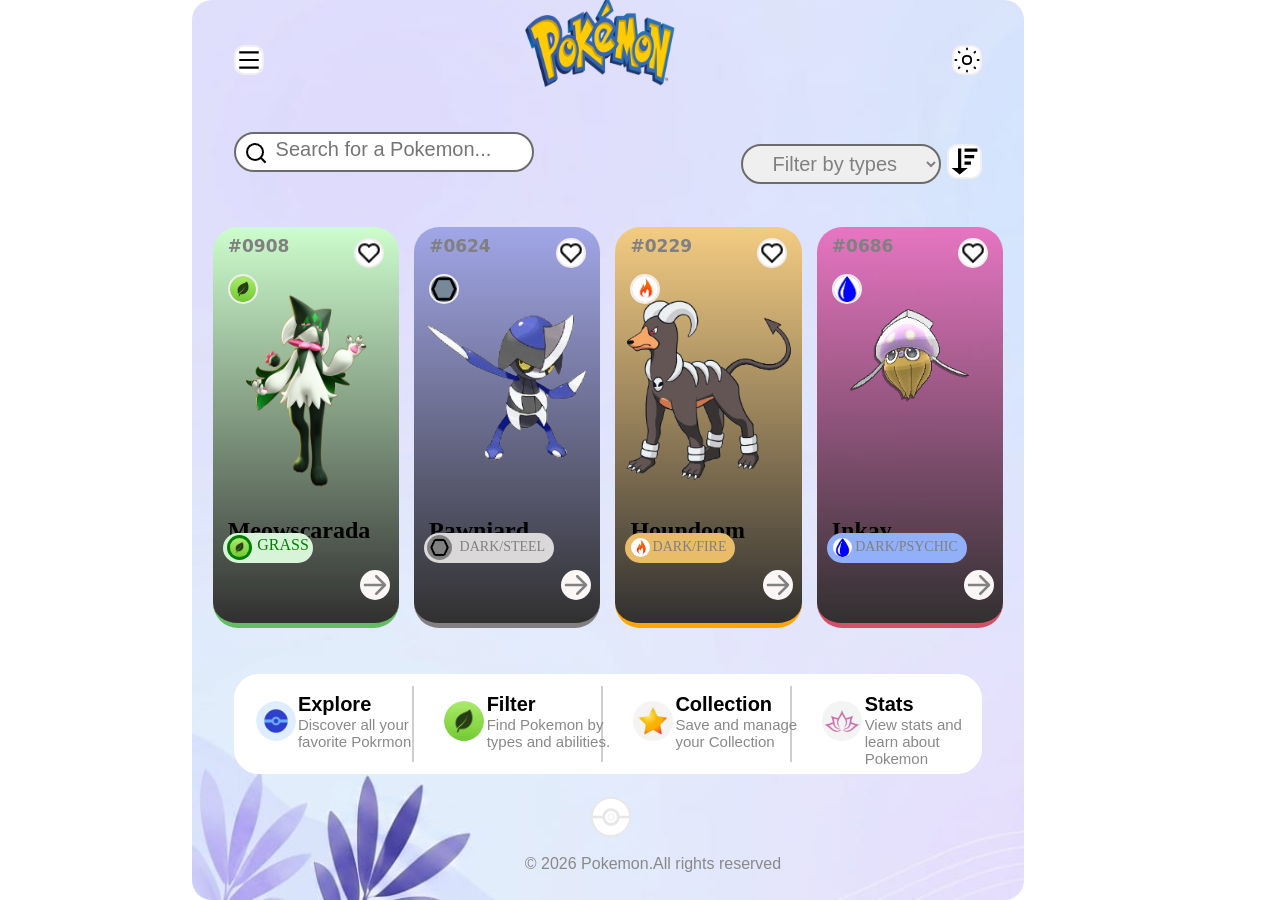
<file: Assignment/index.html>
<!DOCTYPE html>
<html lang="en">
<head>
    <meta charset="UTF-8">
    <meta name="viewport" content="width=device-width, initial-scale=1.0">
    <title>Pokemon</title>
    <link rel="stylesheet" href="style.css">
</head>
<body>
    <div class="main">
        <div id="top">
            <div id="but1"></div>
            <div id="imag">
                <img height="100%" width="60%" src="pokemon.png" alt="image">
            </div>
            <div id="but2"></div>
           <div id="input">
            <img src="./search-line.png" alt="search" id="search"><input type="text" placeholder="Search for a Pokemon..." id="input1"></div>
            <select name="" id="filter1">
                <option value="" id="option">Filter by types</option>
            </select>
            <div id="but3"></div>
        </div>
        <div id="content">
            <div class="internal">
                <p class="text">#0908</p>
                <img src="./leaf1.jpg" alt="leaf" class="leaf">
                <img src="./heart-line.png" alt="heart" class="heart">
                <img src="./stat-meowscarada-2x.png" alt="meowscarada" height="50%" width="100%" class="image">
                <h2 class="text2">Meowscarada</h2>
                <div class="last">
                <p class="text3"><img src="./leaf1.jpg" alt="leaf" class="leaf1">GRASS</p>
                </div>
                <img src="./right-arrow-svgrepo-com.svg" alt="arrow" class="arrow">
            </div>
            <div class="internal">
                <p class="text">#0624</p>
                <img src="./Hexagon Shape.png" alt="hexagon" id="hexagon">
                 <img src="./heart-line.png" alt="heart" class="heart">
                <img src="./pawniard-removebg-preview.png" alt="pawniard" height="50%" width="100%" class="image">
                <h2 class="text2">Pawniard</h2>
                <div class="last1">
                <p class="text4"><img src="./Hexagon Shape.png" alt="hexagon" id="hexa">DARK/STEEL</p>
                </div>
                <img src="./right-arrow-svgrepo-com.svg" alt="arrow" class="arrow">
            </div>
            <div class="internal">
                <p class="text">#0229</p>
                 <img src="./fire-line.png" alt="fire" id="fire">
                 <img src="./heart-line.png" alt="heart" class="heart">
                <img src="./Houndoom-Pokemon-PNG-Image-removebg-preview.png" alt="Houndoom" height="50%" width="100%" class="image">
                <h2 class="text2">Houndoom</h2>
                <div class="last2">
                <p class="text5"><img src="./fire-line.png" alt="leaf" id="fire1">DARK/FIRE</p>
                </div>
                <img src="./right-arrow-svgrepo-com.svg" alt="arrow" class="arrow">
            </div>
            <div class="internal">
                <p class="text">#0686</p>
                <img src="./water.jpg" alt="water" id="water">
                 <img src="./heart-line.png" alt="heart" class="heart">
                <img src="./Pokédex_Image_Inkay_shiny_USUM.png" alt="inkay" height="50%" width="100%" class="image" id="lastimg">
                <h2 class="text2">Inkay</h2>
                <div class="last3">
                <p class="text6"><img src="./water.jpg" alt="water" id="water1">DARK/PSYCHIC</p>
                </div>
                <img src="./right-arrow-svgrepo-com.svg" alt="arrow" class="arrow">
            </div>
        </div>
        <div id="footer">
            <div class="boxes">
                <img src="./Pokeball--Streamline-Kameleon.png" alt="Pokeball" height="40px" width="40px">
                <h1 class="lastmain">Explore</h1>
                 <p class="textlast">Discover all your favorite Pokrmon</p>
            </div>
            <div class="boxes">
                 <img src="./leaf1.jpg" alt="leaf" height="40px" width="40px">
                <h1 class="lastmain">Filter</h1>
                 <p class="textlast">Find Pokemon by types and abilities.</p>
            </div>
            <div class="boxes">
                 <img src="./star.jpg" alt="star" height="40px" width="40px">
                <h1 class="lastmain">Collection</h1>
                 <p class="textlast">Save and manage your Collection</p>
            </div>
            <div class="boxes">
                 <img src="./ribbon.avif" alt="ribbon" height="40px" width="40px">
                <h1 class="lastmain">Stats</h1>
                 <p class="textlast">View stats and learn about Pokemon</p>
            </div>
        </div>
        <img src="./decoration.svg" alt="decoration" height="40px" width="40px" id="lastimg1">
        <p id="copyright">© 2026 Pokemon.All rights reserved</p>
    </div>
</body>
</html>
</file>
<file: Assignment/style.css>
*{
    margin: 0;
    padding: 0;
    box-sizing: border-box;
}
html,body{
    height: 100%;
    width: 100%;
}
.main{
    position: absolute;
    left: 15%;
    height: 100%;
    width: 65%;
    border-radius: 20px;
    background-image: url(./background\ image.jpeg);
    background-size: cover;
}
#top{
    height: 10%;
    width: 100%;
    background-color: transparent;
}
#but1{
    position: absolute;
    height: 30px;
    width: 30px;
    border-radius: 10px;
    background-image: url(./menu-line.svg);
    background-size: cover;
    top: 5%;
    left: 5%;
    border: 2px solid rgb(241, 239, 239);
    background-color: white;
    box-shadow:gray;
}
#imag{
    height: 100%;
    width: 30%;
    margin-left: 55%;
    margin-top: 5%;
    transform: translate(-50%,-50%);
}
#but2{
    position: absolute;
    height: 30px;
    width: 30px;
    border-radius: 10px;
    background-image: url(./Brightness-4--Streamline-Flex.svg);
    background-size: cover;
    top: 5%;
    right: 5%;
    border: 2px solid rgb(241, 239, 239);
    background-color: white;
    box-shadow:gray; 
}

#input{
    position: relative;
    height: 40px;
    width: 300px;
    border-radius: 50px;
    margin-left: 5%;
}
#input1{
    height: 100%;
    width: 100%;
    border-radius: 50px;
    border: 2px solid rgb(108, 108, 108);
}
#search{
    position: absolute;
    top: 9px;
    left: 10px;
}
input::placeholder{
    padding-top: 80px;
    padding-left: 40px;
    font-size: 20px;
}
#filter1{
    position: absolute;
    top: 16%;
    right: 10%;
    height: 40px;
    width: 200px;
    border-radius: 50px;
    padding: 5px;
    font-size: 20px;
    color: grey;
    border: 2px solid rgb(108, 108, 108);
}
#option{
    text-align: center;
}
#but3{
   position: absolute;
    height: 35px;
    width: 35px;
    border-radius: 10px;
    background-image: url(./sort-descending-svgrepo-com.svg);
    background-size: cover;
    top: 16%;
    right: 5%;
    border: 2px solid rgb(241, 239, 239);
    background-color: white;
    box-shadow:gray;  
}
#content{
    position: absolute;
    height: 47%;
    width: 95%;
   top: 24%;
   left: 2.5%;
   display: flex;
   justify-content: center;
   align-items: center;
   gap: 15px;
}
.internal{
    height: 95%;
    width: 250px;
   background-color: white;
   border-radius: 25px;
}
.internal:nth-child(1){
 border-bottom: 5px solid rgb(100, 188, 100);
 background-size: cover;
 position: relative;
 background: linear-gradient(rgb(205, 253, 205),rgb(49, 48, 48));
}
.internal:nth-child(2){
 border-bottom: 5px solid grey;
 background-size: cover;
 position: relative;
 background: linear-gradient(rgb(161, 166, 231),rgb(49, 48, 48));
}
.internal:nth-child(3){
 border-bottom: 5px solid orange;
 background-size: cover;
 position: relative;
  background: linear-gradient(rgb(244, 204, 130),rgb(49, 48, 48));
}
.internal:nth-child(4){
 border-bottom: 5px solid rgb(211, 81, 102);
 background-size: cover;
 position: relative;
  background: linear-gradient(rgba(234, 90, 179, 0.805),rgb(49, 48, 48));
}
.image{
    margin-top: 35px;
}
#lastimg{
    margin-top: 0px;
}
.heart{
    position: absolute;
    height: 30px;
    width: 30px;
    right: 8%;
    top:3%;
    border: 2px solid rgb(241, 237, 237);
    border-radius: 50%;
    background-color: white;
}
.text{
    margin-top: 5%;
    margin-left:15px;
    color: grey;
    font-size: 17px;
    font-family:system-ui, -apple-system, BlinkMacSystemFont, 'Segoe UI', Roboto, Oxygen, Ubuntu, Cantarell, 'Open Sans', 'Helvetica Neue', sans-serif;
    font-weight: 600;
}
.leaf{
    position: absolute;
    height: 30px;
    width: 30px;
    left: 8%;
    top:12%;
    background-size: cover;
    border: 2px solid rgb(241, 237, 237);
    border-radius: 50%;
    background-color: green;
}
#hexagon{
     position: absolute;
    height: 30px;
    width: 30px;
    left: 8%;
    top:12%;
    background-size: cover;
    border: 2px solid rgb(241, 237, 237);
    border-radius: 50%;
    background-color: lightslategray;
}
#fire{
     position: absolute;
    height: 30px;
    width: 30px;
    left: 8%;
    top:12%;
    background-size: cover;
    border: 2px solid rgb(241, 237, 237);
    border-radius: 50%;
    background-color: orange;
}
#water{
    position: absolute;
    height: 30px;
    width: 30px;
    left: 8%;
    top:12%;
    background-size: cover;
    border: 2px solid rgb(241, 237, 237);
    border-radius: 50%;
    background-color:rgb(159, 159, 234);
}
.text2{
    position: absolute;
    left: 8%;
    bottom: 20%;
    font-family:'Times New Roman', Times, serif;
    font-weight: 600;
}
.last{
    position: relative;
    margin-top: 40px;
    margin-left: 10px;
    height: 30px;
    width: 90px;
    border-radius: 15px;
    background-color: rgb(216, 244, 216);
}
.leaf1{
    position: absolute;
    height: 25px;
    width: 25px;
    top: 5%;
    left: 5%;
    padding:3px;
    background-size: cover;
    border-radius: 50%;
    background-color: green;
}
.text3{
    font-size:14;
    color: green;
    margin-top: 2px;
    text-align: right;
    font-weight: 200;
    margin-right: 1px;
    font-family: 'Times New Roman', Times, serif;
    padding:3px;
}
.arrow{
    position: absolute;
    right: 5%;
    bottom: 6%;
    height: 30px;
    width: 30px;
    border-radius: 50%;
    background-color: rgb(252, 247, 247);
}
.last1{
    position: relative;
    margin-top: 40px;
    margin-left: 10px;
    height: 30px;
    width: 130px;
    border-radius: 15px;
    background-color: rgb(218, 216, 216);
}
#hexa{
    position: absolute;
    height: 25px;
    width: 25px;
    top: 5%;
    left: 2%;
    padding:3px ;
    background-size: cover;
    border-radius: 50%;
    background-color:grey;
}
.text4{
    font-size:14px;
    color: grey;
    margin-top: 2px;
    text-align: right;
    font-weight: 200;
    margin-right: 3px;
    font-family: 'Times New Roman', Times, serif;
    padding:6px;
}

.last2{
    position: relative;
    margin-top: 40px;
    margin-left: 10px;
    height: 30px;
    width: 110px;
    border-radius: 15px;
    background-color: rgb(232, 188, 105);
}
#fire1{
    position: absolute;
    height: 25px;
    width: 25px;
    padding: 3px;
    top: 5%;
    left: 2%;
    background-size: cover;
    border-radius: 50%;
}
.text5{
    font-size:14px;
    color: grey;
    margin-top: 2px;
    text-align: right;
    font-weight: 200;
    margin-right: 3px;
    font-family: 'Times New Roman', Times, serif;
    padding:6px;
}


.last3{
    position: relative;
    margin-top: 75px;
    margin-left: 10px;
    height: 30px;
    width: 140px;
    border-radius: 15px;
    background-color: rgb(146, 175, 249);
}
#water1{
    position: absolute;
    height: 25px;
    width: 25px;
    padding:3px ;
    top: 5%;
    left: 2%;
    background-size: cover;
    border-radius: 50%;
}
.text6{
    font-size:14px;
    color: grey;
    margin-top: 2px;
    text-align: right;
    font-weight: 200;
    margin-right: 3px;
    font-family: 'Times New Roman', Times, serif;
    padding:6px;
}
#footer{
    position: absolute;
    background-color: white;
    bottom: 14%;
    left: 5%;
    height: 100px;
    width: 90%;
    border: 2px solid white;
    border-radius: 25px;
    display: flex;
    align-items: center;
    justify-content: space-evenly;
}
.boxes{
    height: 80%;
    width: 24%;
}
.boxes:nth-child(1){
 border-right: 2px solid rgb(206, 206, 206);
 border-collapse: collapse;
 margin-left: 20px;
 position: relative;
}
.boxes:nth-child(2){
 border-right: 2px solid rgb(206, 206, 206);
 position: relative;
 margin-left: 30px;
}
.boxes:nth-child(3){
 border-right: 2px solid rgb(206, 206, 206);
 position: relative;
 margin-left: 30px;
}
.boxes:nth-child(4){
 position: relative;
 margin-left: 30px;
}
.textlast{
    width: 130px;
    font-size: 15px;
    font-weight: 100;
    position: absolute;
    top: 40%;
    left: 27%;
    color: rgb(137, 137, 137);
    font-family: 'Gill Sans', 'Gill Sans MT', Calibri, 'Trebuchet MS', sans-serif;
}
.lastmain{
    font-size: 20px;
    position: absolute;
    top: 10%;
    left: 27%;
    font-family: 'Gill Sans', 'Gill Sans MT', Calibri, 'Trebuchet MS', sans-serif;
}
.boxes img{
    margin-left: 0%;
    margin-top: 10%;
    border-radius: 50%;
}
#lastimg1{
    position: absolute;
    bottom: 7%;
    left: 48%;
}
#copyright{
    position: absolute;
    bottom: 3%;
    left: 40%;
    color: rgb(137, 137, 137);
    font-family: 'Gill Sans', 'Gill Sans MT', Calibri, 'Trebuchet MS', sans-serif;
}
</file>
